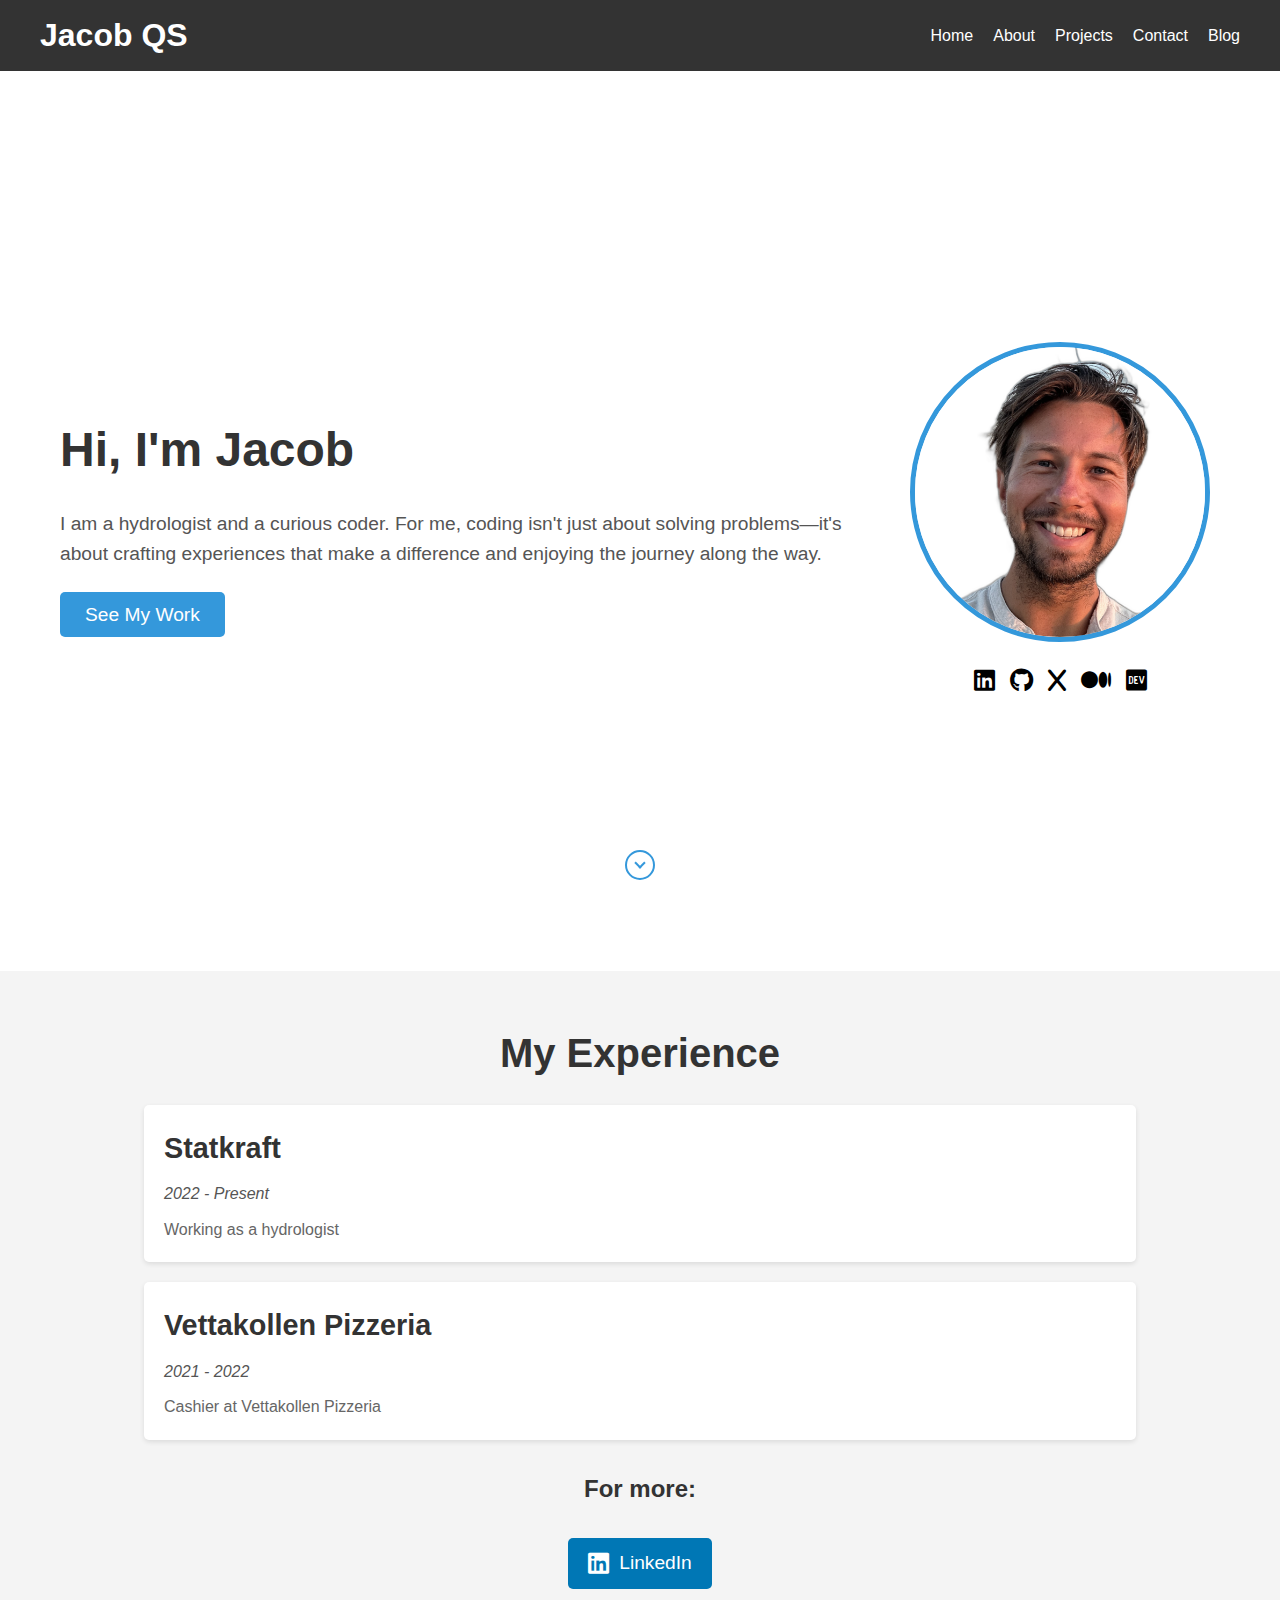
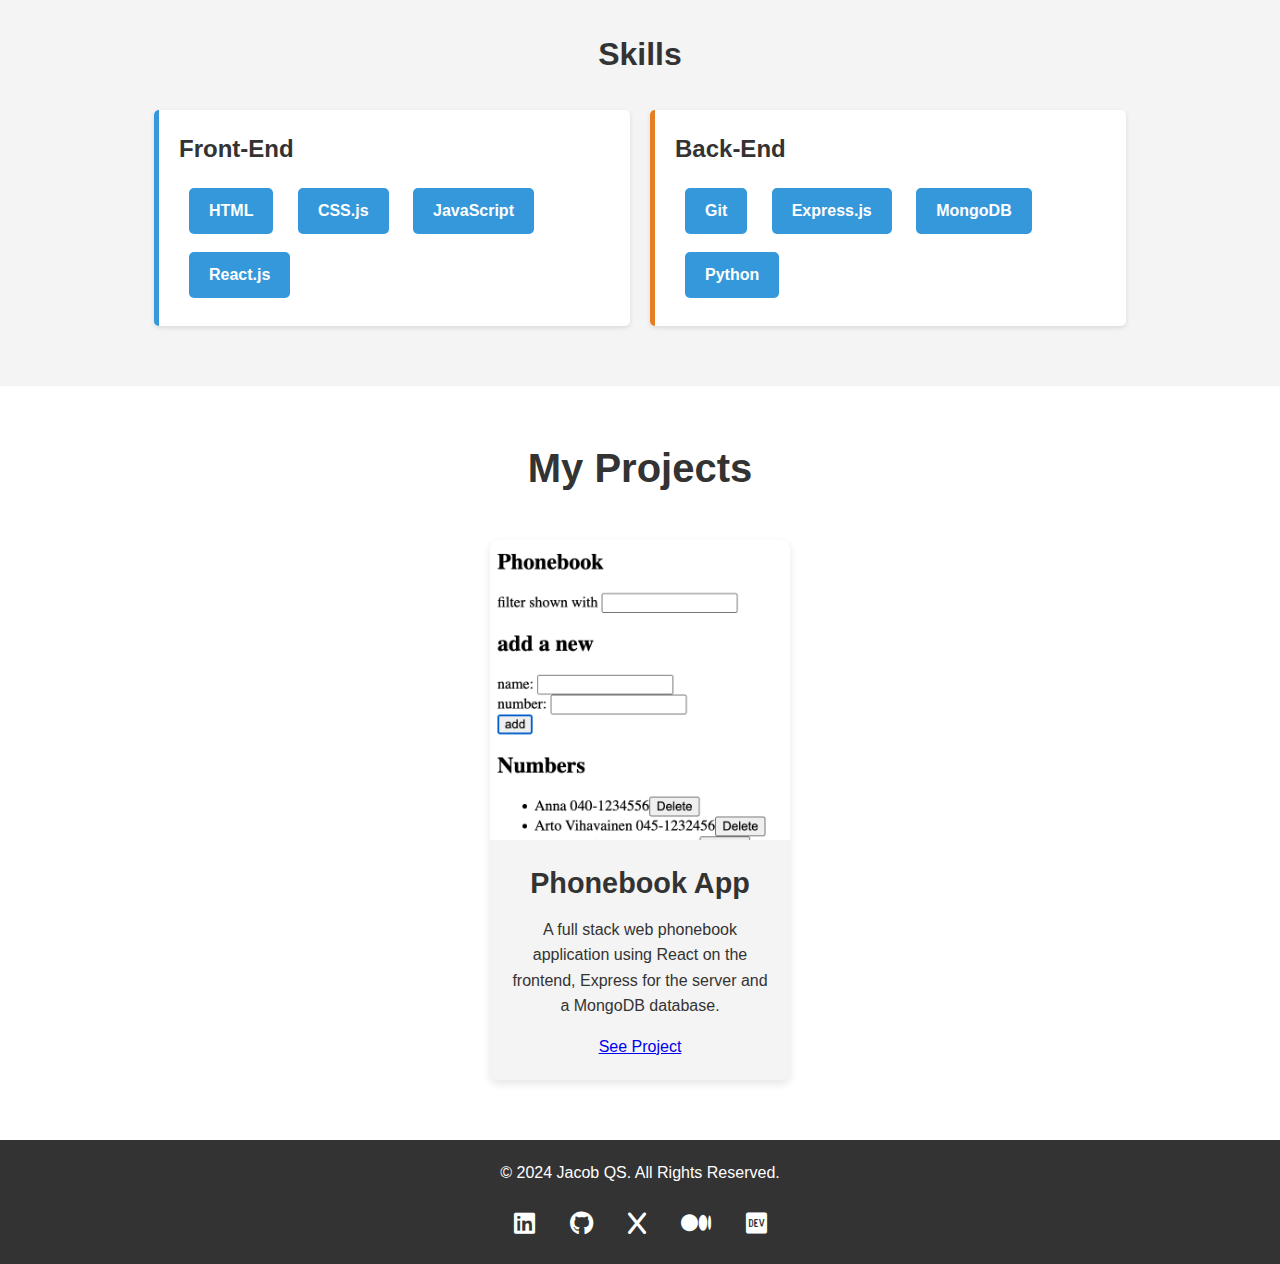
<file: index.html>
<!DOCTYPE html>
<html lang="en">
  <head>
    <meta charset="UTF-8" />
    <meta name="viewport" content="width=device-width, initial-scale=1.0" />
    <meta
      name="description"
      content="Portfolio website for a software developer showcasing skills, projects, and experience."
    />
    <meta 
    name="keywords" 
    content="portfolio, full stack, developer, frontend, backend, react, express.js, node.js, mongodb">
    <title>My Portfolio</title>
    <link rel="stylesheet" href="style.css" />
    <link rel="stylesheet" href="https://cdnjs.cloudflare.com/ajax/libs/font-awesome/6.0.0-beta3/css/all.min.css">
  </head>
  <body>
    <!-- Navigation -->
<header>
  <nav class="navbar">
      <div class="container">
          <div class="logo">
              <h1>Jacob QS</h1>
          </div>
          <ul class="nav-links">
              <li><a href="index.html#home">Home</a></li>
              <li><a href="index.html#about">About</a></li>
              <li><a href="index.html#projects">Projects</a></li>
              <li><a href="index.html#contact">Contact</a></li>
              <li><a href="blog/blog.html#home">Blog</a></li> <!-- Blog link -->
          </ul>
      </div>
  </nav>
</header>

    <!-- Hero Section -->
<section id="home" class="hero">
  <div class="container hero-container">
    <div class="hero-text">
      <h1>Hi, I'm Jacob</h1>
      <p>I am a hydrologist and a curious coder. For me, coding isn't just about solving problems—it's about crafting experiences that make a difference and enjoying the journey along the way.</p>
      <a href="#projects" class="cta-btn">See My Work</a>
    </div>
    <div class="hero-image">
      <img src="images/profile_picture.png" alt="Profile Picture" />
      <div class="social-icons">
        <a href="www.linkedin.com/in/jacob-qvam-skavang-9ab0926b" target="_blank" class="social-icon-header"><i class="fab fa-linkedin"></i></a>
        <a href="https://github.com/jaqska" target="_blank" class="social-icon-header"><i class="fab fa-github"></i></a>
        <a href="https://x.com/jacobqsdev" target="_blank" class="social-icon-header"><i class="fab fa-x"></i></a>
        <a href="https://medium.com/@qfnfgjv" target="_blank" class="social-icon-header"><i class="fab fa-medium"></i></a>
        <a href="https://dev.to/jaqska" target="_blank" class="social-icon-header"><i class="fab fa-dev"></i></a>
      </div>
    </div>
  </div>
  <!-- Scroll Down Button -->
  <a href="#about" class="scroll-down-btn">
    <span></span>
  </a>
</section>
    <!--Experience Section-->
    <section id="experience" class="experience">
      <div class="container">
        <div class="experience-content">
          <h2>My Experience</h2>
      
      <!-- Job Item -->
    <div class="job-item">
      <h3>Statkraft</h3>
      <p class="date-range">2022 - Present</p>
      <p class="description">Working as a hydrologist</p>
    </div>

    <!-- Job Item -->
    <div class="job-item">
      <h3>Vettakollen Pizzeria</h3>
      <p class="date-range">2021 - 2022</p>
      <p class="description">Cashier at Vettakollen Pizzeria</p>
    </div>

      <!-- New Header -->
      <div class="more-info-header">
        <h3>For more:</h3>
      </div>
      <!-- Buttons Container -->
    <div class="buttons-container">
      <a href="https://www.linkedin.com/in/jacob-qvam-skavang-9ab0926b/" target="_blank" class="linkedin-btn">
        <i class="fab fa-linkedin"></i> LinkedIn
      </a>
      <!-- <a href="path/to/your-cv.pdf" download class="cv-btn">Download My CV</a> -->
    </div>
          <div class="skills">
            <h3>Skills</h3>
            <div class="skills-list">
              <div class="skill-item front-end">
                <h4>Front-End</h4>
                <ul>
                  <li>HTML</li>
                  <li>CSS.js</li>
                  <li>JavaScript</li>
                  <li>React.js</li>
                </ul>
              </div>
              <div class="skill-item back-end">
                <h4>Back-End</h4>
                <ul>
                  <li>Git</li>
                  <li>Express.js</li>
                  <li>MongoDB</li>
                  <li>Python</li>
                </ul>
              </div>
            </div>
          </div>
          
        </div>
      </div>
    </section>
    <!-- Projects -->
    <section id="projects" class="projects">
      <div class="container">
        <h2>My Projects</h2>
        <div class="projects-grid">
          <div class="project-card">
            <img src="images/phonebook_app.PNG" alt="Project 1 Cover" class="project-cover">
            <div class="project-info">
              <h3>Phonebook App</h3>
              <p>A full stack web phonebook application using React on the frontend, Express for the server and a MongoDB database.</p>
              <a href="https://full-stack-open-phonebook-hu84.onrender.com" class="see-projects-btn">See Project</a>
            </div>
          </div>

          <!-- <div class="project-card">
            <img src="https://via.placeholder.com/400x250?text=Project+2" alt="Project 2 Cover" class="project-cover">
            <div class="project-info">
              <h3>Project Two</h3>
              <p>An Android app with an intuitive design and seamless REST API integration.</p>
              <a href="projects.html#project-two" class="see-projects-btn">See Project</a>
            </div>
          </div>
          <div class="project-card">
            <img src="https://via.placeholder.com/400x250?text=Project+3" alt="Project 3 Cover" class="project-cover">
            <div class="project-info">
              <h3>Project Three</h3>
              <p>A Python-based web service with Django and a REST API for data management.</p>
              <a href="projects.html#project-three" class="see-projects-btn">See Project</a>
            </div> -->
          </div>
        </div>
      </div>
    </section>
        
        

    <!-- Contact Section -->
    <!-- <section id="contact" class="contact">
      <div class="container">
        <h2>Contact Me</h2>
        <form>
          <label for="name">Your Name</label>
          <input type="text" id="name" name="name" required />

          <label for="email">Your Email</label>
          <input type="email" id="email" name="email" required />

          <label for="message">Your Message</label>
          <textarea id="message" name="message" rows="5" required></textarea>

          <button type="submit" class="cta-btn">Send Message</button>
        </form>
      </div>
    </section> -->

    <footer>
      <p>© 2024 Jacob QS. All Rights Reserved.</p>
      <div class="social-icons">
        <a href="www.linkedin.com/in/jacob-qvam-skavang-9ab0926b" target="_blank" class="social-icon"><i class="fab fa-linkedin"></i></a>
        <a href="https://github.com/jaqska" target="_blank" class="social-icon"><i class="fab fa-github"></i></a>
        <a href="https://x.com/jacobqsdev" target="_blank" class="social-icon"><i class="fab fa-x"></i></a>
        <a href="https://medium.com/@qfnfgjv" target="_blank" class="social-icon"><i class="fab fa-medium"></i></a>
        <a href="https://dev.to/jaqska" target="_blank" class="social-icon"><i class="fab fa-dev"></i></a>
      </div>
    </footer>
  </body>
</html>
</file>
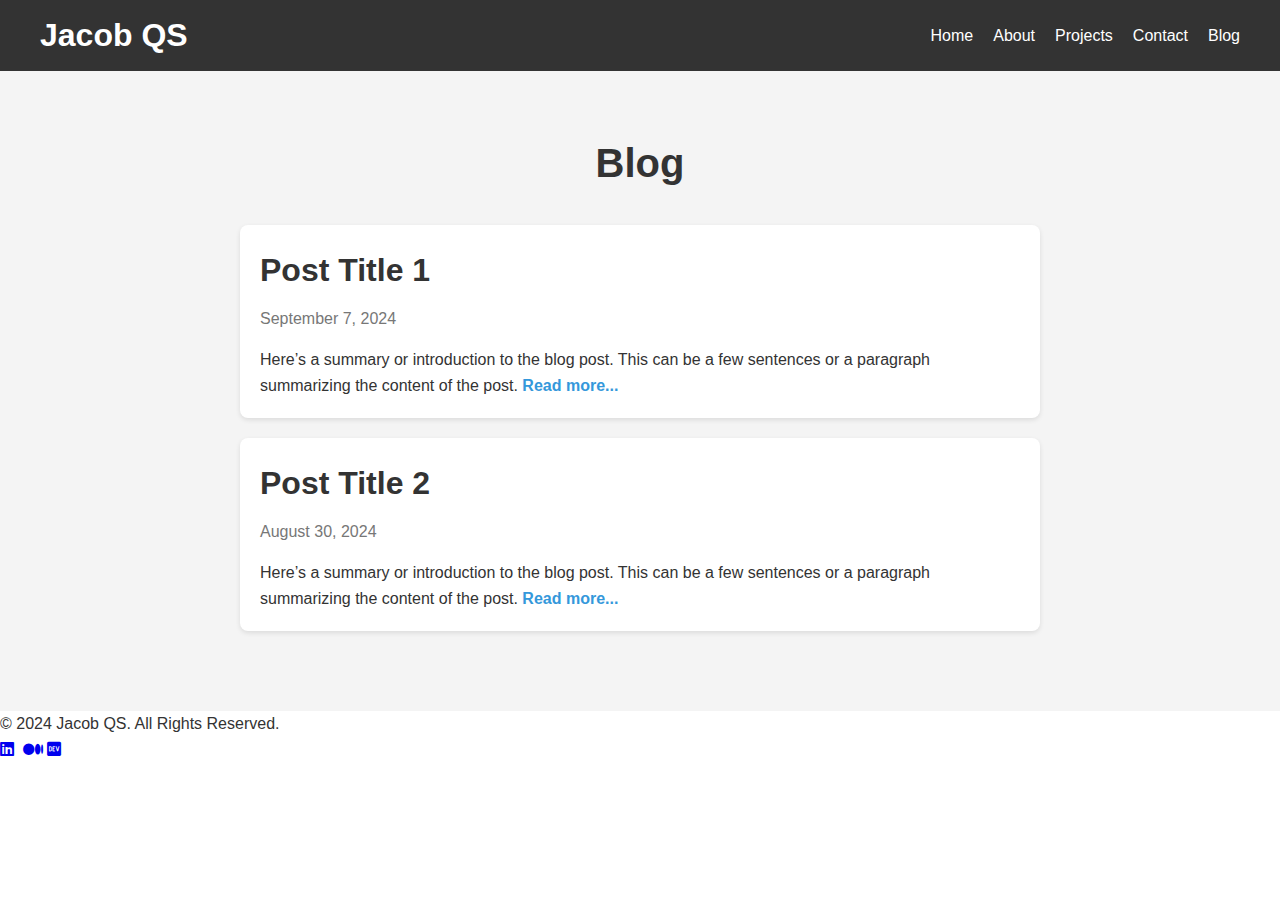
<file: blog/blog.html>
<!DOCTYPE html>
<html lang="en">
  <head>
    <meta charset="UTF-8" />
    <meta name="viewport" content="width=device-width, initial-scale=1.0" />
    <meta
      name="description"
      content="Blog page for sharing posts and updates."
    />
    <title>Blog - Jacob QS</title>
    <link rel="stylesheet" href="blog_style.css" />
    <link
      rel="stylesheet"
      href="https://cdnjs.cloudflare.com/ajax/libs/font-awesome/6.0.0-beta3/css/all.min.css"
    />
  </head>
  <body>
    <!-- Navigation -->
    <header>
      <nav class="navbar">
        <div class="container">
          <div class="logo">
            <h1>Jacob QS</h1>
          </div>
          <ul class="nav-links">
            <li><a href="../index.html#home">Home</a></li>
            <li><a href="../index.html#about">About</a></li>
            <li><a href="../index.html#projects">Projects</a></li>
            <li><a href="../index.html#contact">Contact</a></li>
            <li><a href="blog.html">Blog</a></li>
            <!-- Blog link -->
          </ul>
        </div>
      </nav>
    </header>

    <!-- Blog Section -->
    <section id="blog" class="blog">
      <div class="container">
        <h2>Blog</h2>
        <div class="blog-posts">
          <article class="blog-post">
            <h3>Post Title 1</h3>
            <p class="date">September 7, 2024</p>
            <p>
              Here’s a summary or introduction to the blog post. This can be a
              few sentences or a paragraph summarizing the content of the post.
              <a href="posts/post1.html">Read more...</a>
            </p>
          </article>
          <article class="blog-post">
            <h3>Post Title 2</h3>
            <p class="date">August 30, 2024</p>
            <p>
              Here’s a summary or introduction to the blog post. This can be a
              few sentences or a paragraph summarizing the content of the post.
              <a href="posts/post2.html">Read more...</a>
            </p>
          </article>
          <!-- Add more blog posts here -->
        </div>
      </div>
    </section>

    <!-- Footer -->
    <footer>
      <div class="container">
        <p>© 2024 Jacob QS. All Rights Reserved.</p>
        <div class="social-icons">
          <a
            href="https://www.linkedin.com/in/your-profile"
            target="_blank"
            class="social-icon"
            ><i class="fab fa-linkedin"></i
          ></a>
          <a
            href="https://x.com/your-profile"
            target="_blank"
            class="social-icon"
            ><i class="fab fa-x-twitter"></i
          ></a>
          <a
            href="https://medium.com/@your-profile"
            target="_blank"
            class="social-icon"
            ><i class="fab fa-medium"></i
          ></a>
          <a
            href="https://dev.to/your-profile"
            target="_blank"
            class="social-icon"
            ><i class="fab fa-dev"></i
          ></a>
        </div>
      </div>
    </footer>
  </body>
</html>
</file>
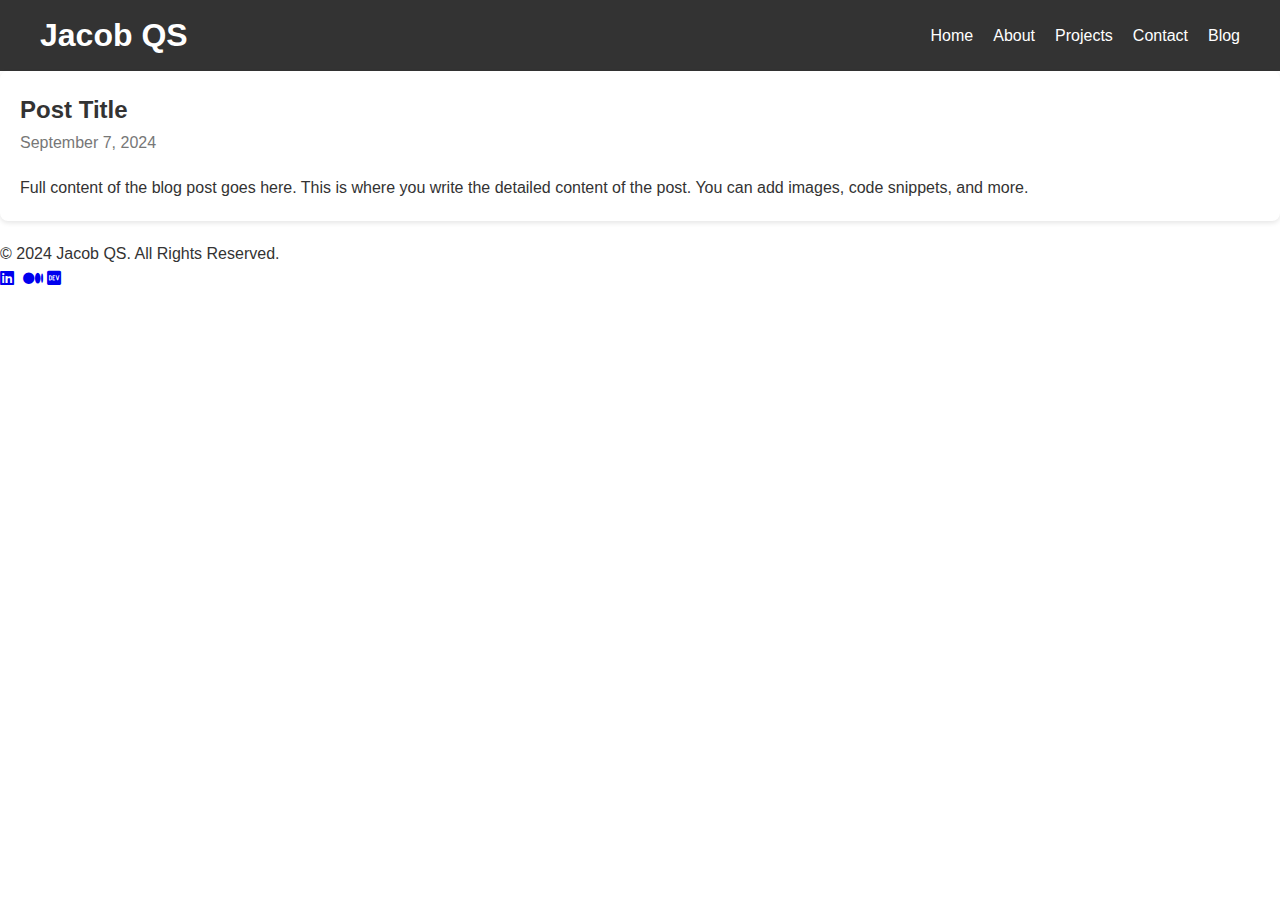
<file: blog/posts/post1.html>
<!DOCTYPE html>
<html lang="en">
  <head>
    <meta charset="UTF-8" />
    <meta name="viewport" content="width=device-width, initial-scale=1.0" />
    <meta name="description" content="Detailed post about a specific topic." />
    <title>Post Title - Jacob QS</title>
    <link rel="stylesheet" href="../blog_style.css" />
    <link
      rel="stylesheet"
      href="https://cdnjs.cloudflare.com/ajax/libs/font-awesome/6.0.0-beta3/css/all.min.css"
    />
  </head>
  <body>
    <!-- Navigation -->
    <header>
      <nav class="navbar">
        <div class="container">
          <div class="logo">
            <h1>Jacob QS</h1>
          </div>
          <ul class="nav-links">
            <li><a href="index.html#home">Home</a></li>
            <li><a href="index.html#about">About</a></li>
            <li><a href="index.html#projects">Projects</a></li>
            <li><a href="index.html#contact">Contact</a></li>
            <li><a href="blog.html">Blog</a></li>
            <!-- Blog link -->
          </ul>
        </div>
      </nav>
    </header>

    <!-- Blog Post Section -->
    <section class="blog-post">
      <div class="container">
        <h2>Post Title</h2>
        <p class="date">September 7, 2024</p>
        <div class="post-content">
          <p>
            Full content of the blog post goes here. This is where you write the
            detailed content of the post. You can add images, code snippets, and
            more.
          </p>
        </div>
      </div>
    </section>

    <!-- Footer -->
    <footer>
      <div class="container">
        <p>© 2024 Jacob QS. All Rights Reserved.</p>
        <div class="social-icons">
          <a
            href="https://www.linkedin.com/in/your-profile"
            target="_blank"
            class="social-icon"
            ><i class="fab fa-linkedin"></i
          ></a>
          <a
            href="https://x.com/your-profile"
            target="_blank"
            class="social-icon"
            ><i class="fab fa-x-twitter"></i
          ></a>
          <a
            href="https://medium.com/@your-profile"
            target="_blank"
            class="social-icon"
            ><i class="fab fa-medium"></i
          ></a>
          <a
            href="https://dev.to/your-profile"
            target="_blank"
            class="social-icon"
            ><i class="fab fa-dev"></i
          ></a>
        </div>
      </div>
    </footer>
  </body>
</html>
</file>
<file: style.css>
/* General Reset */
* {
  margin: 0;
  padding: 0;
  box-sizing: border-box;
}

body {
  font-family: Arial, sans-serif;
  line-height: 1.6;
  color: #333;
}

/* Section Spacing */
section {
  padding: 60px 0;
}

.container {
  width: 80%;
  margin: 0 auto;
  max-width: 1200px;
}

/* About Me Section */
.about {
  text-align: center;
}

.about h2 {
  font-size: 2.5rem;
  margin-bottom: 20px;
}

.about p {
  font-size: 1.2rem;
  margin-bottom: 30px;
  color: #555;
}

.skills {
  list-style: none;
  padding: 0;
}

.skills li {
  display: inline-block;
  margin: 10px;
  padding: 10px 20px;
  background-color: #3498db;
  color: white;
  border-radius: 5px;
  font-weight: bold;
}



/* Contact Section */
.contact h2 {
  text-align: center;
  font-size: 2.5rem;
  margin-bottom: 30px;
}

.contact form {
  max-width: 600px;
  margin: 0 auto;
  display: flex;
  flex-direction: column;
}

.contact form label {
  font-size: 1.1rem;
  margin-bottom: 10px;
}

.contact form input,
.contact form textarea {
  padding: 10px;
  font-size: 1rem;
  margin-bottom: 20px;
  border: 1px solid #ccc;
  border-radius: 5px;
  width: 100%;
}

.contact form button {
  padding: 12px 20px;
  background-color: #3498db;
  color: white;
  border: none;
  border-radius: 5px;
  font-size: 1.1rem;
  cursor: pointer;
  transition: background-color 0.3s ease;
}

.contact form button:hover {
  background-color: #2980b9;
}

/* Footer */
footer {
  text-align: center;
  padding: 20px 0;
  background-color: #333;
  color: white;
}

/* Header Styles */
header {
  background-color: #333; /* Adjust as needed */
  color: #fff;
}

.navbar {
  display: flex;
  justify-content: space-between;
  align-items: center;
  padding: 10px 20px;
}

.navbar .container {
  display: flex;
  width: 100%;
  max-width: 1200px;
  margin: 0 auto;
  align-items: center;
  justify-content: space-between;
}

.logo h1 {
  margin: 0;
}

.nav-links {
  list-style: none;
  margin: 0;
  padding: 0;
  display: flex;
}

.nav-links li {
  margin-left: 20px;
}

.nav-links a {
  color: #fff;
  text-decoration: none;
  font-size: 1rem;
}

.nav-links a:hover {
  text-decoration: underline;
}

/* Responsive Nav Styles */
@media (max-width: 768px) {
  .navbar {
    flex-direction: column;
  }

  .nav-links {
    flex-direction: column;
    align-items: center;
    margin-top: 10px;
  }

  .nav-links li {
    margin: 10px 0;
  }
}

/* Hero Section Styles */
.hero {
  height: 100vh;
  display: flex;
  align-items: center;
  justify-content: center;
  background-color: white;
  color: #333;
}

.hero-container {
  display: flex;
  align-items: center;
  justify-content: space-between;
  max-width: 1200px;
  width: 100%;
  padding: 0 20px;
}

.hero-text {
  flex: 1;
  margin-right: 40px;
}

.hero-text h1 {
  font-size: 3rem;
  margin-bottom: 20px;
  color: #333;
}

.hero-text p {
  font-size: 1.2rem;
  margin-bottom: 30px;
  color: #555;
}

/* Hero Image Container */
.hero-image {
  flex: 0.4;
  display: flex;
  flex-direction: column; /* Ensure vertical stacking */
  align-items: center; /* Center the content horizontally */
  justify-content: center;
}

/* Social Icons Container */
.social-icons {
  margin-top: 20px; /* Space between the profile picture and icons */
  display: flex;
  justify-content: center; /* Center icons horizontally */
  gap: 15px; /* Space between icons */
}

.social-icon-header {
  color: black; /* Set default color to white */
  font-size: 1.5rem; /* Size of icons */
  text-decoration: none;
  transition: color 0.3s ease;
}

.social-icon:hover {
  color: #3498db; /* Change color on hover */
}


.cta-btn {
  background-color: #3498db;
  color: white;
  padding: 12px 25px;
  border-radius: 5px;
  text-decoration: none;
  font-size: 1.2rem;
  transition: background-color 0.3s ease;
}

.cta-btn:hover {
  background-color: #2980b9;
}

.hero-image {
  flex: 0.4;
  display: flex;
  justify-content: center;
  align-items: center;
}

.hero-image img {
  width: 300px;
  height: 300px;
  border-radius: 50%;
  object-fit: cover;
  border: 5px solid #3498db;
}

/* Responsive Design */
@media (max-width: 768px) {
  .hero-container {
    flex-direction: column;
    text-align: center;
  }

  .hero-text {
    margin-right: 0;
    margin-bottom: 20px;
  }

  .hero-image img {
    width: 200px;
    height: 200px;
  }
}

/* Scroll Down Button Styles */
.scroll-down-btn {
  position: absolute;
  bottom: 20px;
  left: 50%;
  transform: translateX(-50%);
  width: 30px;
  height: 30px;
  border: 2px solid #3498db;
  border-radius: 50%;
  display: flex;
  justify-content: center;
  align-items: center;
  cursor: pointer;
  transition: background-color 0.3s ease;
}

.scroll-down-btn span {
  display: block;
  width: 8px;
  height: 8px;
  border-bottom: 2px solid #3498db;
  border-right: 2px solid #3498db;
  transform: rotate(45deg);
  margin-bottom: 4px;
  animation: bounce 2s infinite;
}

.scroll-down-btn:hover {
  background-color: #3498db;
}

.scroll-down-btn:hover span {
  border-color: white;
}

/* Bounce Animation */
@keyframes bounce {
  0%, 20%, 50%, 80%, 100% {
    transform: translateY(0) rotate(45deg);
  }
  40% {
    transform: translateY(-8px) rotate(45deg);
  }
  60% {
    transform: translateY(-4px) rotate(45deg);
  }
}

/* Experience Section Styles */
.experience {
  padding: 50px 20px;
  background-color: #f4f4f4;
  color: #333;
}

.experience-content {
  max-width: 1200px;
  margin: 0 auto;
}

.experience-content h2 {
  font-size: 2.5rem;
  margin-bottom: 20px;
  text-align: center;
}

.experience-details {
  display: flex;
  flex-direction: column;
  align-items: center;
}

.experience-item {
  flex: 1;
  margin-bottom: 20px;
  width: 100%;
}

.experience-item h3 {
  font-size: 1.8rem;
  margin-bottom: 15px;
  text-align: center;
}

.experience-item ul {
  list-style: none;
  padding: 0;
}

.experience-item li {
  margin-bottom: 15px;
}

.experience-item strong {
  display: block;
  font-weight: bold;
}

.experience-buttons {
  display: flex;
  justify-content: center;
  gap: 20px; /* Space between buttons */
  margin-top: 20px;
}

.linkedin, .cv-download {
  width: auto;
}

.linkedin-btn {
  display: inline-flex;
  align-items: center;
  background-color: #0077b5; /* LinkedIn blue */
  color: white;
  padding: 10px 10px;
  border-radius: 5px;
  text-decoration: none;
  font-size: 1.2rem;
  transition: background-color 0.3s ease;
  text-align: center;
}

.linkedin-btn i {
  margin-right: 10px;
  font-size: 1.5rem;
}

.linkedin-btn:hover {
  background-color: #005582; /* Darker LinkedIn blue */
}

.cv-btn {
  background-color: #3498db;
  color: white;
  padding: 12px 25px;
  border-radius: 5px;
  text-decoration: none;
  font-size: 1.2rem;
  transition: background-color 0.3s ease;
  text-align: center;
}

.cv-btn:hover {
  background-color: #2980b9;
}

.skills {
  margin-top: 40px;
}

.skills h3 {
  font-size: 2rem;
  margin-bottom: 20px;
  text-align: center;
}

.skills-list {
  display: flex;
  justify-content: space-between;
  flex-wrap: wrap;
}

.skill-item {
  flex: 1 1 45%;
  background: white;
  padding: 20px;
  border-radius: 5px;
  box-shadow: 0 2px 5px rgba(0, 0, 0, 0.1);
  margin: 10px;
}

.skill-item h4 {
  font-size: 1.5rem;
  margin-bottom: 10px;
}

.skill-item ul {
  list-style: none;
  padding: 0;
}

.skill-item li {
  margin-bottom: 8px;
}

.front-end {
  border-left: 5px solid #3498db;
}

.back-end {
  border-left: 5px solid #e67e22;
}

/* Responsive Design */
@media (max-width: 768px) {
  .experience-details {
    flex-direction: column;
    align-items: center;
  }

  .experience-buttons {
    flex-direction: column;
    gap: 15px; /* Reduced gap for smaller screens */
 
  }}


/* Projects Section Styles */
.projects {
  padding: 50px 20px;
  background-color: #fff;
  color: #333;
  text-align: center; /* Center text in the section */
}

.projects h2 {
  font-size: 2.5rem;
  margin-bottom: 30px;
  text-align: center; /* Ensure the heading is centered */
}

/* Grid container for projects */
.projects-grid {
  display: flex;
  justify-content: center; /* Center items horizontally */
  align-items: center; /* Center items vertically */
  gap: 20px;
  flex-wrap: nowrap; /* Keep items in one line */
  overflow-x: auto; /* Allow horizontal scrolling if needed */
}

/* Individual project card styles */
.project-card {
  display: flex;
  flex-direction: column;
  align-items: center; /* Center content horizontally */
  background: #f4f4f4;
  border-radius: 8px;
  overflow: hidden;
  box-shadow: 0 4px 8px rgba(0, 0, 0, 0.1);
  flex: 1 1 300px; /* Flex-grow, flex-shrink, and flex-basis */
  max-width: 300px; /* Ensure consistent width */
  box-sizing: border-box;
  margin: 10px; /* Space between cards */
}

/* Styles for project cover images */
.project-cover {
  width: 100%;
  height: auto;
  border-radius: 8px 8px 0 0; /* Rounded corners for the top of the image */
}

/* Styles for project information */
.project-info {
  display: flex;
  flex-direction: column;
  align-items: center; /* Center text horizontally */
  padding: 20px;
  text-align: center; /* Center text in the project info */
}

.project-info h3 {
  font-size: 1.8rem;
  margin-bottom: 10px;
}

.project-info p {
  font-size: 1rem;
  margin-bottom: 15px;
}

/* Responsive Design */
@media (max-width: 768px) {
  .projects-grid {
    flex-direction: column;
    align-items: center; /* Center items in a column layout */
  }

  .project-card {
    max-width: 100%;
  }
}

/* More Info Header */
.more-info-header {
  text-align: center;
  margin: 30px 0; /* Adjust spacing as needed */
}

.more-info-header h3 {
  font-size: 1.5rem;
  color: #333; /* Adjust color to match your theme */
}

/* Experience Section */
.experience {
  padding: 50px 20px;
  background-color: #f4f4f4;
  color: #333;
}

.experience-content h2 {
  font-size: 2.5rem;
  margin-bottom: 20px;
  text-align: center;
}

.job-item {
  background: white;
  padding: 20px;
  border-radius: 5px;
  box-shadow: 0 2px 5px rgba(0, 0, 0, 0.1);
  margin-bottom: 20px;
}

.job-item h3 {
  font-size: 1.8rem;
  margin-bottom: 10px;
}

.date-range {
  font-style: italic;
  color: #555;
  margin-bottom: 10px;
}

.description {
  font-size: 1rem;
  color: #666;
}

.more-info-header {
  text-align: center;
  margin: 30px 0;
}

.more-info-header h3 {
  font-size: 1.5rem;
  color: #333;
}

/* Buttons Container */
.buttons-container {
  display: flex;
  justify-content: center;
  gap: 20px; /* Space between buttons */
  margin-bottom: 30px; /* Space below buttons */
}

.linkedin-btn,
.cv-btn {
  display: inline-flex;
  align-items: center;
  padding: 10px 20px;
  border-radius: 5px;
  text-decoration: none;
  font-size: 1.2rem;
  transition: background-color 0.3s ease;
}

.linkedin-btn {
  background-color: #0077b5;
  color: white;
}

.linkedin-btn i {
  margin-right: 10px;
  font-size: 1.5rem;
}

.linkedin-btn:hover {
  background-color: #005582;
}

.cv-btn {
  background-color: #3498db;
  color: white;
}

.cv-btn:hover {
  background-color: #2980b9;
}

/* Footer */
footer {
  text-align: center;
  padding: 20px 0;
  background-color: #333;
  color: white;
}

.social-icons {
  margin-top: 10px;
}

.social-icon {
  color: white; /* Set default color to white */
  margin: 0 10px;
  font-size: 1.5rem;
  text-decoration: none;
  transition: color 0.3s ease;
}

.social-icon:hover {
  color: #3498db; /* Change color on hover */
}

/* Specific styles for each icon if needed */
.social-icon .fa-linkedin {
  color: white; /* Ensure LinkedIn icon is white */
}

.social-icon .fa-x {
  color: white; /* Ensure Twitter icon is white */
}

.social-icon .fa-medium {
  color: white; /* Ensure Medium icon is white */
}

.social-icon .fa-dev {
  color: white; /* Ensure Dev.to icon is white */
}

.social-icon .fa-github {
  color: white; /* Ensure Dev.to icon is white */
}

/* Social Icons Container */
.social-icons {
  margin-top: 20px; /* Space between the profile picture and icons */
}

.social-icon {
  color: white; /* Set default color to white */
  margin: 0 10px;
  font-size: 1.5rem;
  text-decoration: none;
  transition: color 0.3s ease;
}

.social-icon:hover {
  color: #3498db; /* Change color on hover */
}
</file>
<file: blog/blog_style.css>
/* Blog Page Styles */
/* General Reset */
* {
  margin: 0;
  padding: 0;
  box-sizing: border-box;
}

body {
  font-family: Arial, sans-serif;
  line-height: 1.6;
  color: #333;
}

/* Section Spacing */
section {
  padding: 60px 0;
}
/* Header Styles */
header {
  background-color: #333; /* Adjust as needed */
  color: #fff;
}

.navbar {
  display: flex;
  justify-content: space-between;
  align-items: center;
  padding: 10px 20px;
}

.navbar .container {
  display: flex;
  width: 100%;
  max-width: 1200px;
  margin: 0 auto;
  align-items: center;
  justify-content: space-between;
}

.logo h1 {
  margin: 0;
}

.nav-links {
  list-style: none;
  margin: 0;
  padding: 0;
  display: flex;
}

.nav-links li {
  margin-left: 20px;
}

.nav-links a {
  color: #fff;
  text-decoration: none;
  font-size: 1rem;
}

.nav-links a:hover {
  text-decoration: underline;
}

/* Responsive Nav Styles */
@media (max-width: 768px) {
  .navbar {
    flex-direction: column;
  }

  .nav-links {
    flex-direction: column;
    align-items: center;
    margin-top: 10px;
  }

  .nav-links li {
    margin: 10px 0;
  }
}

.blog {
  padding: 60px 20px;
  background-color: #f4f4f4;
}

.blog h2 {
  font-size: 2.5rem;
  margin-bottom: 30px;
  text-align: center;
}

.blog-posts {
  max-width: 800px;
  margin: 0 auto;
}

.blog-post {
  background: white;
  padding: 20px;
  margin-bottom: 20px;
  border-radius: 8px;
  box-shadow: 0 2px 5px rgba(0, 0, 0, 0.1);
}

.blog-post h3 {
  font-size: 2rem;
  margin-bottom: 10px;
}

.blog-post .date {
  font-size: 1rem;
  color: #777;
  margin-bottom: 15px;
}

.blog-post p {
  font-size: 1rem;
  line-height: 1.6;
}

.blog-post a {
  color: #3498db;
  text-decoration: none;
  font-weight: bold;
}

.blog-post a:hover {
  text-decoration: underline;
}

.blog-post .post-content {
  margin-top: 20px;
}
</file>
